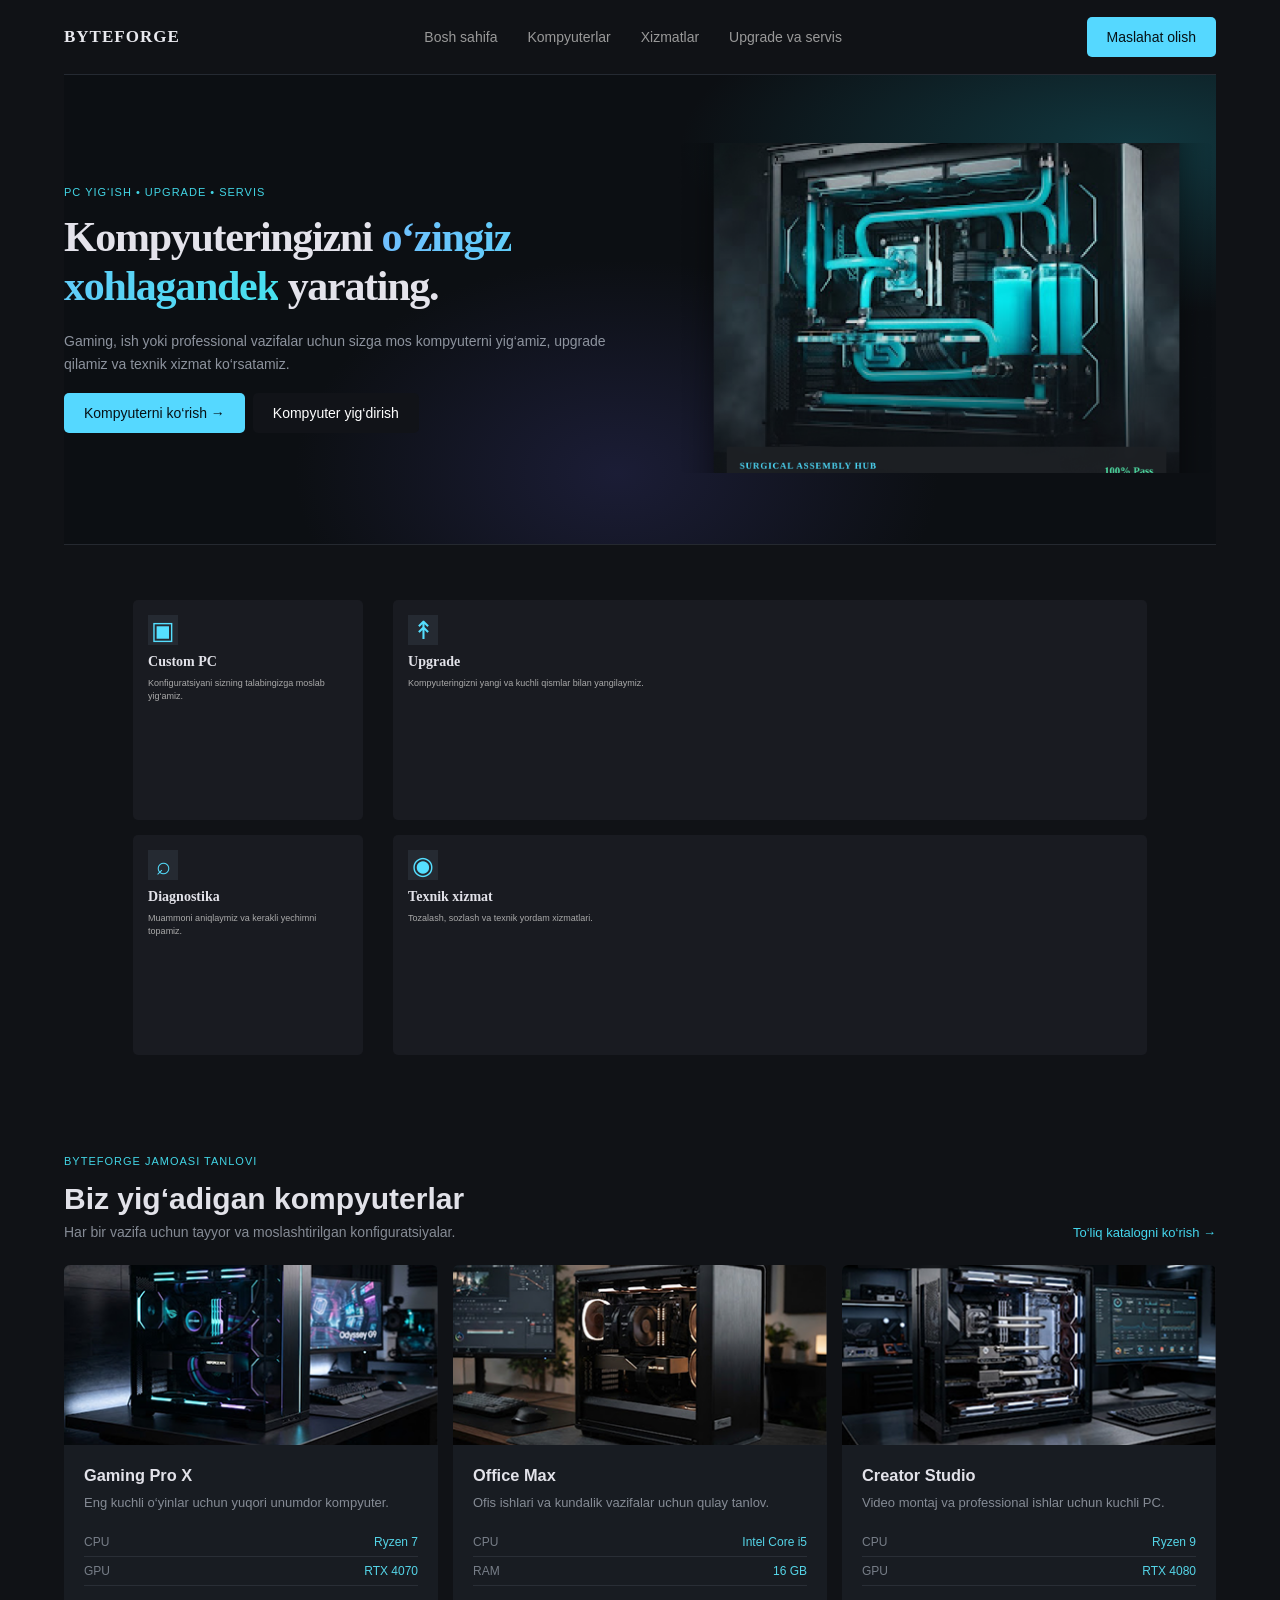
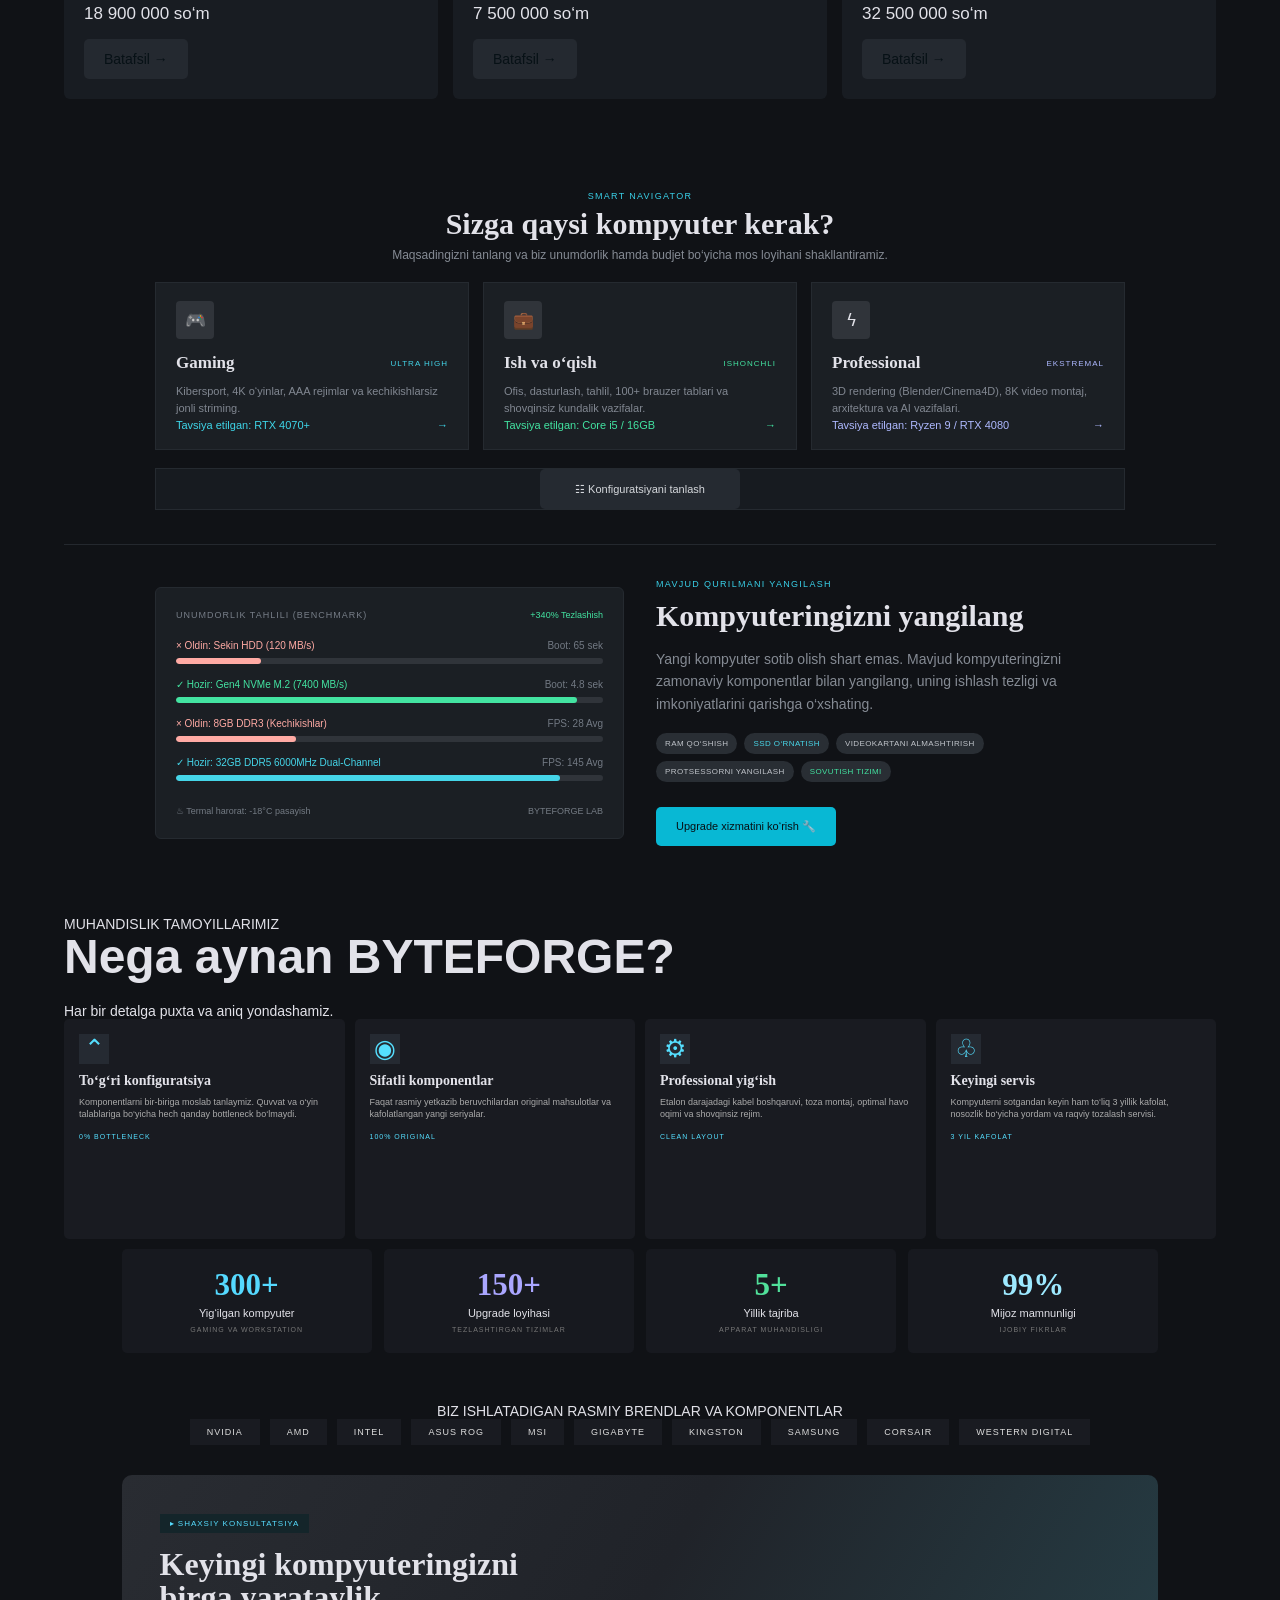
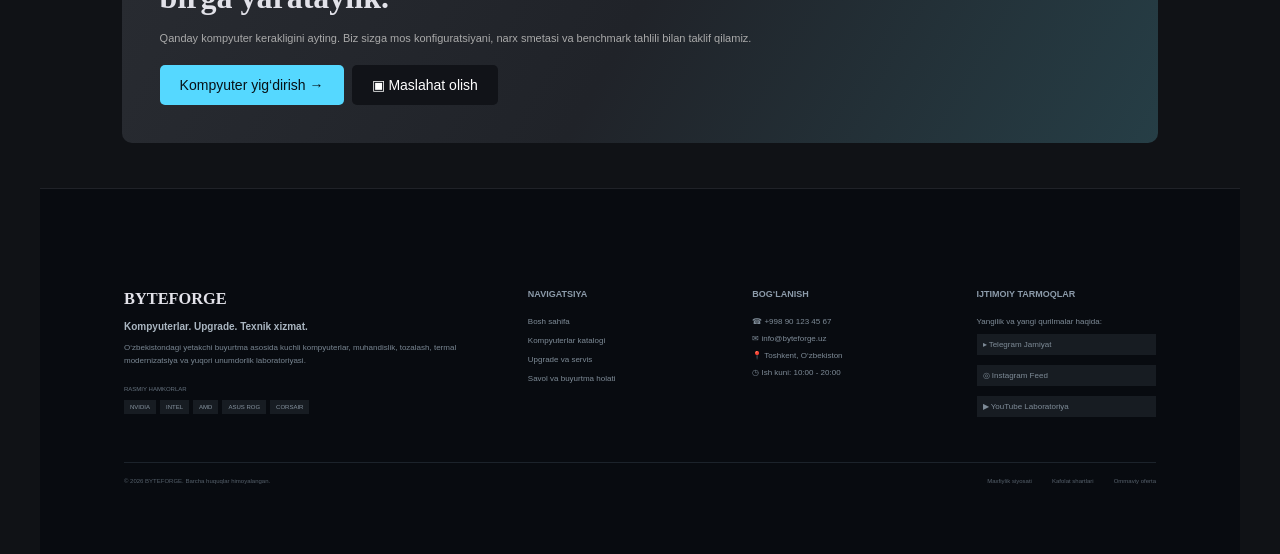
<file: index.html>
<!DOCTYPE html>
<html lang="uz">
<head>
    <meta charset="UTF-8">
    <meta name="viewport" content="width=device-width, initial-scale=1.0">
    <title>Byteforge</title>
    <link rel="stylesheet" href="./main.css">
</head>
<body>

<header>
    <div class="logo">BYTEFORGE</div>

    <nav>
        <a href="#">Bosh sahifa</a>
        <a href="./pages/kompiyuterlar.html">Kompyuterlar</a>
        <a href="#">Xizmatlar</a>
        <a href="./pages/upgrade.html">Upgrade va servis</a>
    </nav>

    <button>Maslahat olish</button>
</header>

<main>

    <section class="hero">



        <div class="hero-text">
            <p class="small">PC YIG‘ISH • UPGRADE • SERVIS</p>

            <h1>
                Kompyuteringizni
                <span>o‘zingiz xohlagandek</span>
                yarating.
            </h1>

            <p>
                Gaming, ish yoki professional vazifalar uchun
                sizga mos kompyuterni yig‘amiz, upgrade qilamiz
                va texnik xizmat ko‘rsatamiz.
            </p>

            <div class="buttons">
                <button>Kompyuterni ko‘rish →</button>
                <button class="dark-btn">Kompyuter yig‘dirish</button>
            </div>
        </div>

        <div class="hero-image">
            <img src="./Right Column_ Visual Showcase (2).png">
        </div>
    </section>

    <section class="services">

        <div class="service">
            <div class="icon">▣</div>
            <h3>Custom PC</h3>
            <p>Konfiguratsiyani sizning talabingizga moslab yig‘amiz.</p>
        </div>

        <div class="service">
            <div class="icon">↟</div>
            <h3>Upgrade</h3>
            <p>Kompyuteringizni yangi va kuchli qismlar bilan yangilaymiz.</p>
        </div>

        <div class="service">
            <div class="icon">⌕</div>
            <h3>Diagnostika</h3>
            <p>Muammoni aniqlaymiz va kerakli yechimni topamiz.</p>
        </div>

        <div class="service">
            <div class="icon">◉</div>
            <h3>Texnik xizmat</h3>
            <p>Tozalash, sozlash va texnik yordam xizmatlari.</p>
        </div>

    </section>

    <section class="computers">

        <div class="title">
            <div>
                <p class="small">BYTEFORGE JAMOASI TANLOVI</p>
                <h2>Biz yig‘adigan kompyuterlar</h2>
                <p>Har bir vazifa uchun tayyor va moslashtirilgan konfiguratsiyalar.</p>
            </div>

            <a href="#">To‘liq katalogni ko‘rish →</a>
        </div>

        <div class="cards">

            <div class="card">
                <img src="./BYTEFORGE Gaming Pro X Custom Build (1).png">

                <h3>Gaming Pro X</h3>
                <p>Eng kuchli o‘yinlar uchun yuqori unumdor kompyuter.</p>

                <div class="info">
                    <span>CPU</span>
                    <span>Ryzen 7</span>
                </div>

                <div class="info">
                    <span>GPU</span>
                    <span>RTX 4070</span>
                </div>

                <div class="price">18 900 000 so‘m</div>

                <button>Batafsil →</button>
            </div>

            <div class="card">
                <img src="./BYTEFORGE Office Max Ergonomic Workstation.png">

                <h3>Office Max</h3>
                <p>Ofis ishlari va kundalik vazifalar uchun qulay tanlov.</p>

                <div class="info">
                    <span>CPU</span>
                    <span>Intel Core i5</span>
                </div>

                <div class="info">
                    <span>RAM</span>
                    <span>16 GB</span>
                </div>

                <div class="price">7 500 000 so‘m</div>

                <button>Batafsil →</button>
            </div>

            <div class="card">
                <img src="./Image Bay (11).png">

                <h3>Creator Studio</h3>
                <p>Video montaj va professional ishlar uchun kuchli PC.</p>

                <div class="info">
                    <span>CPU</span>
                    <span>Ryzen 9</span>
                </div>

                <div class="info">
                    <span>GPU</span>
                    <span>RTX 4080</span>
                </div>

                <div class="price">32 500 000 so‘m</div>

                <button>Batafsil →</button>
            </div>

        </div>

    </section>
    <!-- SMART NAVIGATOR -->
        <section class="navigator">

            <div class="navigator-title">
                <div class="over-title">SMART NAVIGATOR</div>

                <h1>Sizga qaysi kompyuter kerak?</h1>

                <p>
                    Maqsadingizni tanlang va biz unumdorlik hamda budjet
                    bo‘yicha mos loyihani shakllantiramiz.
                </p>
            </div>


            <!-- 3 TA KARTA -->
            <div class="choice-cards">

                <!-- GAMING -->
                <div class="choice-card">

                    <div class="choice-icon">🎮</div>

                    <div class="choice-top">
                        <h2>Gaming</h2>
                        <span class="cyan">ULTRA HIGH</span>
                    </div>

                    <p>
                        Kibersport, 4K o‘yinlar, AAA rejimlar va
                        kechikishlarsiz jonli striming.
                    </p>

                    <div class="recommend cyan-text">
                        <span>Tavsiya etilgan: RTX 4070+</span>
                        <span>→</span>
                    </div>

                </div>


                <!-- ISH VA O'QISH -->
                <div class="choice-card">

                    <div class="choice-icon">💼</div>

                    <div class="choice-top">
                        <h2>Ish va o‘qish</h2>
                        <span class="green">ISHONCHLI</span>
                    </div>

                    <p>
                        Ofis, dasturlash, tahlil, 100+ brauzer tablari
                        va shovqinsiz kundalik vazifalar.
                    </p>

                    <div class="recommend green-text">
                        <span>Tavsiya etilgan: Core i5 / 16GB</span>
                        <span>→</span>
                    </div>

                </div>


                <!-- PROFESSIONAL -->
                <div class="choice-card">

                    <div class="choice-icon">ϟ</div>

                    <div class="choice-top">
                        <h2>Professional</h2>
                        <span class="purple">EKSTREMAL</span>
                    </div>

                    <p>
                        3D rendering (Blender/Cinema4D), 8K video montaj,
                        arxitektura va AI vazifalari.
                    </p>

                    <div class="recommend purple-text">
                        <span>Tavsiya etilgan: Ryzen 9 / RTX 4080</span>
                        <span>→</span>
                    </div>

                </div>

            </div>


            <!-- KONFIGURATSIYA -->
            <div class="configuration">
                <button>
                    ☷ Konfiguratsiyani tanlash
                </button>
            </div>

        </section>


        <!-- UPGRADE QISMI -->
        <section class="upgrade">

            <!-- CHAP TOMON BENCHMARK -->
            <div class="benchmark">

                <div class="benchmark-header">
                    <span>UNUMDORLIK TAHLILI (BENCHMARK)</span>
                    <span class="speed">+340% Tezlashish</span>
                </div>


                <!-- HDD -->
                <div class="test">

                    <div class="test-info">
                        <span class="red">
                            × Oldin: Sekin HDD (120 MB/s)
                        </span>

                        <span>
                            Boot: 65 sek
                        </span>
                    </div>

                    <div class="progress">
                        <div class="red-bar first"></div>
                    </div>

                </div>


                <!-- NVME -->
                <div class="test">

                    <div class="test-info">
                        <span class="green">
                            ✓ Hozir: Gen4 NVMe M.2 (7400 MB/s)
                        </span>

                        <span>
                            Boot: 4.8 sek
                        </span>
                    </div>

                    <div class="progress">
                        <div class="green-bar"></div>
                    </div>

                </div>


                <!-- DDR3 -->
                <div class="test">

                    <div class="test-info">
                        <span class="red">
                            × Oldin: 8GB DDR3 (Kechikishlar)
                        </span>

                        <span>
                            FPS: 28 Avg
                        </span>
                    </div>

                    <div class="progress">
                        <div class="red-bar second"></div>
                    </div>

                </div>


                <!-- DDR5 -->
                <div class="test">

                    <div class="test-info">
                        <span class="blue">
                            ✓ Hozir: 32GB DDR5 6000MHz Dual-Channel
                        </span>

                        <span>
                            FPS: 145 Avg
                        </span>
                    </div>

                    <div class="progress">
                        <div class="blue-bar"></div>
                    </div>

                </div>


                <div class="temperature">

                    <span>
                        ♨ Termal harorat: -18°C pasayish
                    </span>

                    <span>
                        BYTEFORGE LAB
                    </span>

                </div>

            </div>


            <!-- O'NG TOMON -->
            <div class="upgrade-text">

                <div class="over-title">
                    MAVJUD QURILMANI YANGILASH
                </div>

                <h2>
                    Kompyuteringizni yangilang
                </h2>

                <p class="description">
                    Yangi kompyuter sotib olish shart emas.
                    Mavjud kompyuteringizni zamonaviy komponentlar
                    bilan yangilang, uning ishlash tezligi va
                    imkoniyatlarini qarishga o‘xshating.
                </p>


                <!-- TAGLAR -->
                <div class="tags">

                    <span>RAM QO‘SHISH</span>

                    <span class="cyan-tag">
                        SSD O‘RNATISH
                    </span>

                    <span>
                        VIDEOKARTANI ALMASHTIRISH
                    </span>

                    <span>
                        PROTSESSORNI YANGILASH
                    </span>

                    <span class="green-tag">
                        SOVUTISH TIZIMI
                    </span>

                </div>


                <button class="upgrade-button">
                    Upgrade xizmatini ko‘rish 🔧
                </button>

            </div>

        </section>




       

    <!-- SERVICES -->
<section class="principles">
    <div class="columnnnn">
    <div class="sozlarr">
          <p class="small-title">MUHANDISLIK TAMOYILLARIMIZ</p>
        <h1>Nega aynan BYTEFORGE?</h1>
        <p class="subtitle">Har bir detalga puxta va aniq yondashamiz.</p>
     </div>
        <div class="service-boxes">

            <div class="service">
                <div class="icon">⌃</div>
                <h3>To‘g‘ri konfiguratsiya</h3>
                <p>Komponentlarni bir-biriga moslab tanlaymiz. Quvvat va o‘yin talablariga bo‘yicha hech qanday bottleneck bo‘lmaydi.</p>
                <span>0% BOTTLENECK</span>
            </div>

            <div class="service">
                <div class="icon">◉</div>
                <h3>Sifatli komponentlar</h3>
                <p>Faqat rasmiy yetkazib beruvchilardan original mahsulotlar va kafolatlangan yangi seriyalar.</p>
                <span>100% ORIGINAL</span>
            </div>

            <div class="service">
                <div class="icon">⚙</div>
                <h3>Professional yig‘ish</h3>
                <p>Etalon darajadagi kabel boshqaruvi, toza montaj, optimal havo oqimi va shovqinsiz rejim.</p>
                <span>CLEAN LAYOUT</span>
            </div>

            <div class="service">
                <div class="icon">♧</div>
                <h3>Keyingi servis</h3>
                <p>Kompyuterni sotgandan keyin ham to‘liq 3 yillik kafolat, nosozlik bo‘yicha yordam va raqviy tozalash servisi.</p>
                <span>3 YIL KAFOLAT</span>
            </div>

        
        


     
        </div>
    </div>    
</section>


    <!-- STATISTICS -->
    <section class="stats">

        <div class="stat">
            <strong>300+</strong>
            <p>Yig‘ilgan kompyuter</p>
            <span>GAMING VA WORKSTATION</span>
        </div>

        <div class="stat">
            <strong>150+</strong>
            <p>Upgrade loyihasi</p>
            <span>TEZLASHTIRGAN TIZIMLAR</span>
        </div>

        <div class="stat">
            <strong>5+</strong>
            <p>Yillik tajriba</p>
            <span>APPARAT MUHANDISLIGI</span>
        </div>

        <div class="stat">
            <strong>99%</strong>
            <p>Mijoz mamnunligi</p>
            <span>IJOBIY FIKRLAR</span>
        </div>

    </section>


    <!-- BRANDS -->
    <section class="brands">
        <p>BIZ ISHLATADIGAN RASMIY BRENDLAR VA KOMPONENTLAR</p>

        <div class="brand-list">
            <span>NVIDIA</span>
            <span>AMD</span>
            <span>INTEL</span>
            <span>ASUS ROG</span>
            <span>MSI</span>
            <span>GIGABYTE</span>
            <span>KINGSTON</span>
            <span>SAMSUNG</span>
            <span>CORSAIR</span>
            <span>WESTERN DIGITAL</span>
        </div>
    </section>


    <!-- CTA -->
    <section class="cta">
        <div>
            <p class="badge">▸ SHAXSIY KONSULTATSIYA</p>

            <h2>
                Keyingi kompyuteringizni<br>
                birga yarataylik.
            </h2>

            <p class="cta-text">
                Qanday kompyuter kerakligini ayting.
                Biz sizga mos konfiguratsiyani, narx smetasi
                va benchmark tahlili bilan taklif qilamiz.
            </p>

            <div class="buttons">
                <button>Kompyuter yig‘dirish →</button>
                <button class="dark-btn">▣ Maslahat olish</button>
            </div>
        </div>
    </section>


   





</main>

<footer class="page2-footer">

    <div class="page2-container footer-width">

        <div class="page2-footer-grid">

            <div class="page2-footer-about">

                <h3>BYTEFORGE</h3>

                <h4>
                    Kompyuterlar. Upgrade. Texnik xizmat.
                </h4>

                <p>
                    O‘zbekistondagi yetakchi buyurtma asosida
                    kuchli kompyuterlar, muhandislik, tozalash,
                    termal modernizatsiya va yuqori unumdorlik
                    laboratoriyasi.
                </p>

                <small>RASMIY HAMKORLAR</small>

                <div class="page2-brands">
                    <span>NVIDIA</span>
                    <span>INTEL</span>
                    <span>AMD</span>
                    <span>ASUS ROG</span>
                    <span>CORSAIR</span>
                </div>

            </div>


            <div class="page2-footer-column">

                <h5>NAVIGATSIYA</h5>

                <a href="#">Bosh sahifa</a>
                <a href="#">Kompyuterlar katalogi</a>
                <a href="#">Upgrade va servis</a>
                <a href="#">Savol va buyurtma holati</a>

            </div>


            <div class="page2-footer-column">

                <h5>BOG‘LANISH</h5>

                <p>☎ +998 90 123 45 67</p>
                <p>✉ info@byteforge.uz</p>
                <p>📍 Toshkent, O‘zbekiston</p>
                <p>◷ Ish kuni: 10:00 - 20:00</p>

            </div>


            <div class="page2-footer-column">

                <h5>IJTIMOIY TARMOQLAR</h5>

                <p>
                    Yangilik va yangi qurilmalar haqida:
                </p>

                <a class="page2-social" href="#">
                    ▸ Telegram Jamiyat
                </a>

                <a class="page2-social" href="#">
                    ◎ Instagram Feed
                </a>

                <a class="page2-social" href="#">
                    ▶ YouTube Laboratoriya
                </a>

            </div>

        </div>


        <div class="page2-footer-bottom">

            <span>
                © 2026 BYTEFORGE. Barcha huquqlar himoyalangan.
            </span>

            <div>
                <a href="#">Maxfiylik siyosati</a>
                <a href="#">Kafolat shartlari</a>
                <a href="#">Ommaviy oferta</a>
            </div>

        </div>

    </div>

</footer>




</body>
</html>
</file>
<file: main.css>
* {
    margin: 0;
    padding: 0;
    box-sizing: border-box;
}

body {
    background: #0d1015;
    color: white;
    font-family: Arial, sans-serif;
}

header {
    width: 90%;
    margin: auto;
    height: 75px;

    display: flex;
    align-items: center;
    justify-content: space-between;

    border-bottom: 1px solid #252a32;
}

.logo {
    font-size: 18px;
    font-weight: 700;
    letter-spacing: 2px;
}

nav {
    display: flex;
    gap: 30px;
}

nav a {
    color: #999;
    text-decoration: none;
    font-size: 14px;
}

nav a:hover {
    color: white;
}

button {
    border: 0;
    background: #7667ff;
    color: white;
    padding: 13px 20px;
    border-radius: 5px;
    cursor: pointer;
}

main {
    width: 90%;
    margin: auto;
}

.hero {
    min-height: 470px;

    display: flex;
    align-items: center;
    justify-content: space-between;

    gap: 40px;
}

.hero-text {
    width: 50%;
}

.small {
    color: #42d5e5;
    font-size: 11px;
    letter-spacing: 1px;
    margin-bottom: 15px;
}

h1 {
    font-size: 48px;
    line-height: 1.05;
    margin-bottom: 20px;
}

h1 span {
    color: #45d7ee;
}

.hero-text > p:not(.small) {
    color: #8d939e;
    line-height: 1.6;
    max-width: 550px;
}

.buttons {
    display: flex;
    gap: 12px;
    margin-top: 25px;
}

.dark-btn {
    background: #1c2027;
}

.hero-image {
    width: 47%;
}

.hero-image img {
    width: 100%;
    height: 330px;
    object-fit: cover;
    border-radius: 8px;
}

.services {
    display: grid;
    grid-template-columns: repeat(4, 1fr);
    gap: 15px;
    margin: 25px 0 70px;
}

.service {
    background: #181c22;
    padding: 25px;
    border-radius: 6px;
}

.icon {
    color: #45d7ee;
    font-size: 25px;
    margin-bottom: 15px;
}

.service h3 {
    font-size: 16px;
    margin-bottom: 10px;
}

.service p {
    color: #858b95;
    font-size: 13px;
    line-height: 1.5;
}

.title {
    display: flex;
    align-items: end;
    justify-content: space-between;
    margin-bottom: 25px;
}

.title h2 {
    font-size: 30px;
    margin-bottom: 8px;
}

.title p:not(.small) {
    color: #858b95;
}

.title a {
    color: #45d7ee;
    text-decoration: none;
    font-size: 13px;
}

.cards {
    display: grid;
    grid-template-columns: repeat(3, 1fr);
    gap: 15px;
    padding-bottom: 60px;
}

.card {
    background: #181c22;
    padding-bottom: 20px;
    border-radius: 6px;
    overflow: hidden;
}

.card img {
    width: 100%;
    height: 180px;
    object-fit: cover;
}

.card h3,
.card p,
.card .info,
.card .price,
.card button {
    margin-left: 20px;
    margin-right: 20px;
}

.card h3 {
    margin-top: 18px;
    margin-bottom: 8px;
}
.hero{
    background-color: #0d1015;
}

.card p {
    color: #858b95;
    font-size: 13px;
    line-height: 1.5;
    margin-bottom: 15px;
}

.info {
    display: flex;
    justify-content: space-between;
    padding: 7px 0;
    border-bottom: 1px solid #292e36;

    color: #777e88;
    font-size: 12px;
}

.info span:last-child {
    color: #55d5e8;
}

.price {
    font-size: 17px;
    margin-top: 18px;
    margin-bottom: 15px;
}

.card button {
    background: #242930;
}

@media (max-width: 900px) {

    nav {
        display: none;
    }

    .hero {
        flex-direction: column;
        padding: 50px 0;
    }

    .hero-text,
    .hero-image {
        width: 100%;
    }

    .services,
    .cards {
        grid-template-columns: 1fr 1fr;
    }
}

@media (max-width: 600px) {

    .services,
    .cards {
        grid-template-columns: 1fr;
    }

    h1 {
        font-size: 35px;
    }
}
body {
    background: #0d1015;
    color: #eeeeee;
    font-family: Arial, sans-serif;
}

main {
    width: 90%;
    max-width: 1200px;
    margin: 0 auto;
}




.navigator {
    width: 100%;
    padding: 32px 40px 34px;
    border-bottom: 1px solid #24282e;
}

.navigator-title {
    text-align: center;
    margin-bottom: 20px;
}

.over-title {
    color: #39cfe7;
    font-size: 9px;
    letter-spacing: 1.3px;
}

.navigator-title h1 {
    font-family: Georgia, serif;
    font-size: 30px;
    margin: 7px 0 9px;
}

.navigator-title p {
    color: #858b94;
    font-size: 12px;
}




.choice-cards {
    width: 100%;
    max-width: 970px;
    margin: auto;

    display: grid;
    grid-template-columns: repeat(3, 1fr);
    gap: 14px;
}

.choice-card {
    min-height: 168px;

    background: #1b1f24;
    border: 1px solid #252a30;

    padding: 18px 20px;

    position: relative;
}

.choice-icon {
    width: 38px;
    height: 38px;

    background: #30343a;

    display: flex;
    align-items: center;
    justify-content: center;

    border-radius: 4px;

    margin-bottom: 14px;

    font-size: 17px;
}

.choice-top {
    display: flex;
    align-items: center;
    justify-content: space-between;
}

.choice-top h2 {
    font-family: Georgia, serif;
    font-size: 17px;
}

.choice-top span {
    font-size: 8px;
    letter-spacing: 1px;
}

.cyan {
    color: #43d4e8;
}

.green {
    color: #42e3a1;
}

.purple {
    color: #adb8ff;
}

.choice-card > p {
    color: #818791;
    font-size: 11px;
    line-height: 1.5;

    margin-top: 10px;
    max-width: 285px;
}

.recommend {
    position: absolute;

    left: 20px;
    right: 20px;
    bottom: 18px;

    display: flex;
    justify-content: space-between;

    font-size: 11px;
}

.cyan-text {
    color: #3ed5e8;
}

.green-text {
    color: #42e3a1;
}

.purple-text {
    color: #aeb9ff;
}



.configuration {
    width: 100%;
    max-width: 970px;

    height: 42px;

    margin: 18px auto 0;

    background: #171b20;
    border: 1px solid #252a30;

    display: flex;
    align-items: center;
    justify-content: center;
}

.configuration button {
    height: 100%;
    padding: 0 35px;

    border: none;
    background: #252a31;

    color: #d5d8dc;

    font-size: 11px;
    cursor: pointer;
}




.upgrade {
    width: 100%;
    max-width: 970px;

    margin: 0 auto;

    padding: 34px 0 70px;

    display: grid;
    grid-template-columns: 1fr 1fr;

    gap: 32px;

    align-items: center;
}





.benchmark {
    background: #1b1f24;
    border: 1px solid #252a30;

    padding: 22px 20px;

    border-radius: 6px;
}

.benchmark-header {
    display: flex;
    justify-content: space-between;

    color: #777e88;

    font-size: 9px;
    letter-spacing: 1px;

    margin-bottom: 20px;
}

.speed {
    color: #43e3a1;
    letter-spacing: 0;
}





.test {
    margin-bottom: 15px;
}

.test-info {
    display: flex;
    justify-content: space-between;

    font-size: 10px;

    color: #727983;

    margin-bottom: 7px;
}

.red {
    color: #ffaaa4;
}

.green {
    color: #43e3a1;
}

.blue {
    color: #45d5e8;
}





.progress {
    width: 100%;
    height: 6px;

    background: #30343a;

    border-radius: 10px;

    overflow: hidden;
}

.progress div {
    height: 100%;
    border-radius: 10px;
}

.red-bar {
    width: 20%;
    background: #ffaaa4;
}

.red-bar.second {
    width: 28%;
}

.green-bar {
    width: 94%;
    background: #43e3a1;
}

.blue-bar {
    width: 90%;
    background: #45d5e8;
}





.temperature {
    display: flex;
    justify-content: space-between;

    color: #747b84;

    font-size: 9px;

    margin-top: 25px;
}





.upgrade-text {
    padding-left: 0;
}

.upgrade-text h2 {
    font-family: Georgia, serif;

    font-size: 30px;

    margin: 10px 0 15px;
}

.description {
    color: #858b94;

    font-size: 14px;

    line-height: 1.6;

    max-width: 490px;
}




.tags {
    display: flex;
    flex-wrap: wrap;

    gap: 7px;

    margin: 18px 0 25px;
}

.tags span {
    background: #292e34;

    color: #c0c4ca;

    padding: 6px 9px;

    border-radius: 15px;

    font-size: 8px;

    letter-spacing: .4px;
}

.tags .cyan-tag {
    color: #48d6e8;
}

.tags .green-tag {
    color: #43e3a1;
}




.upgrade-button {
    background: #08b8d4;

    color: #071015;

    padding: 13px 20px;

    font-size: 11px;

    border: none;

    cursor: pointer;
}



@media (max-width: 850px) {

    .choice-cards {
        grid-template-columns: 1fr;
    }

    .upgrade {
        grid-template-columns: 1fr;
        padding-left: 25px;
        padding-right: 25px;
    }

}

@media (max-width: 600px) {

    .navigator {
        padding: 25px 15px;
    }

    .navigator-title h1 {
        font-size: 25px;
    }

    .choice-cards {
        grid-template-columns: 1fr;
    }

    .choice-card {
        min-height: 180px;
    }

    .upgrade {
        padding-left: 15px;
        padding-right: 15px;
    }

}


.services {
    padding: 30px 6%;
    display: grid;
    grid-template-columns: 230px 1fr;
    grid-template-rows: auto auto;
    column-gap: 30px;
}

.services .small-title {
    grid-column: 1;
    grid-row: 1;
    margin: 5px 0 15px;

    color: #55dfff;
    font-size: 10px;
    font-weight: bold;
    letter-spacing: 1px;
}

.services h1 {
    grid-column: 1;
    grid-row: 2;

    margin: 0;

    font-family: Georgia, serif;
    font-size: 32px;
    line-height: 0.95;
}

.services .subtitle {
    grid-column: 2;
    grid-row: 1;

    margin: 5px 0 10px;

    color: #aaa;
    font-size: 11px;
}

/* 4 ta card */
.service-boxes {
    grid-column: 2;
    grid-row: 2;

    display: grid;
    grid-template-columns: repeat(4, 1fr);
    gap: 10px;
}

.service {
    height: 220px;
    padding: 15px;

    background: #191b21;
    border-radius: 5px;
}

.icon {
    width: 30px;
    height: 30px;

    display: flex;
    align-items: center;
    justify-content: center;

    margin-bottom: 10px;

    background: #252a32;
    color: #55dfff;
}

.service h3 {
    margin: 0 0 8px;

    font-family: Georgia, serif;
    font-size: 14px;
    line-height: 1;
}

.service p {
    margin: 0;

    color: #aaa;
    font-size: 9px;
    line-height: 1.4;
}

.service span {
    display: block;

    margin-top: 12px;

    color: #55dfff;
    font-size: 7px;
    letter-spacing: 1px;
}

/* STATISTICS */

.stats {
    padding: 10px 5% 35px;
    display: grid;
    grid-template-columns: repeat(4, 1fr);
    gap: 12px;
}

.stat {
    background: #17191f;
    text-align: center;
    padding: 18px;
    border-radius: 5px;
}

.stat strong {
    font-family: Georgia, serif;
    font-size: 31px;
    color: #55d9ff;
}

.stat:nth-child(2) strong {
    color: #aaa6ff;
}

.stat:nth-child(3) strong {
    color: #51e09a;
}

.stat:nth-child(4) strong {
    color: #9de9ff;
}

.stat p {
    font-size: 11px;
    margin-top: 4px;
}

.stat span {
    color: #777;
    font-size: 7px;
    letter-spacing: 1px;
}


/* BRANDS */

.brands {
    text-align: center;
    padding: 15px 5% 30px;
}

.brand-list {
    display: flex;
    flex-wrap: wrap;
    justify-content: center;
    gap: 10px;
}

.brand-list span {
    background: #191b21;
    padding: 8px 17px;
    font-size: 9px;
    letter-spacing: 1px;
    color: #ddd;
}


/* CTA */

.cta {
    margin: 0 5% 45px;
    padding: 38px;
    border-radius: 10px;
    background: linear-gradient(
        120deg,
        #292c32,
        #202329,
        #263e46
    );
}

.badge {
    display: inline-block;
    color: #57ddff;
    background: #14252a;
    padding: 5px 10px;
    font-size: 8px;
    letter-spacing: 1px;
    margin-bottom: 15px;
}

.cta h2 {
    font-family: Georgia, serif;
    font-size: 32px;
    line-height: 1.05;
    margin-bottom: 15px;
}

.cta-text {
    max-width: 600px;
    color: #aaa;
    font-size: 11px;
    line-height: 1.6;
}

.buttons {
    margin-top: 18px;
    display: flex;
    gap: 8px;
}

button {
    border: none;
    padding: 12px 20px;
    background: #55d8ff;
    color: #071116;
    font-size: 10px;
    cursor: pointer;
}

.dark-btn {
    background: #111318;
    color: white;
}


/* FOOTER */

footer {
    border-top: 1px solid #202228;
    padding: 35px 5% 20px;
    display: grid;
    grid-template-columns: 2fr 1fr 1fr 1fr;
    gap: 30px;
}

.footer-column h2 {
    font-family: Georgia, serif;
    font-size: 16px;
    margin-bottom: 10px;
}

.footer-column h3 {
    font-family: Georgia, serif;
    font-size: 12px;
    color: #aaa6ff;
    margin-bottom: 12px;
}

.footer-column h4 {
    font-size: 10px;
    margin-bottom: 15px;
}

.footer-column p {
    color: #777;
    font-size: 9px;
    line-height: 1.7;
}

.footer-brands {
    display: flex;
    gap: 5px;
    flex-wrap: wrap;
    margin-top: 10px;
}

.footer-brands span {
    background: #191b21;
    padding: 5px 8px;
    font-size: 7px;
}

.social {
    background: #191b21;
    padding: 6px;
    margin-bottom: 4px;
    color: #aaa;
    font-size: 8px;
}

.copyright {
    grid-column: 1 / -1;
    border-top: 1px solid #202228;
    padding-top: 15px;
    color: #555;
    font-size: 8px;
}


/* TELEFON */

@media (max-width: 700px) {
    .service-boxes {
        grid-template-columns: 1fr 1fr;
    }

    .stats {
        grid-template-columns: 1fr 1fr;
    }

    .cta {
        padding: 25px;
    }

    .cta h2 {
        font-size: 25px;
    }

    footer {
        grid-template-columns: 1fr 1fr;
    }
}

@media (max-width: 450px) {

    .service-boxes {
        grid-template-columns: 1fr;
    }

    .stats {
        grid-template-columns: 1fr 1fr;
    }

    footer {
        grid-template-columns: 1fr;
    }
}

.flexooo{
display: flex;
justify-content: space-between;
}


















* {
    margin: 0;
    padding: 0;
    box-sizing: border-box;
}

body {
    font-family: Arial, sans-serif;
    background: #080b10;
    color: white;
}

.page2-container {
    width: 90%;
    max-width: 1200px;
    margin: auto;
}


/* HEADER */

.page2-header {
    background: #080b10;
    border-bottom: 1px solid #1b2733;
}

.page2-nav {
    min-height: 60px;
    display: flex;
    align-items: center;
    gap: 20px;
}

.page2-logo {
    font-family: Georgia, serif;
    font-weight: bold;
    letter-spacing: 2px;
}

.page2-hub {
    color: #00d9ff;
    font-size: 9px;
}

.page2-navigation {
    display: flex;
    gap: 22px;
    margin-left: auto;
}

.page2-navigation a {
    color: #aeb9c4;
    text-decoration: none;
    font-size: 10px;
}

.page2-search {
    color: #8796a4;
    border: 1px solid #243342;
    padding: 8px 12px;
    font-size: 9px;
}

.page2-consult {
    border: none;
    background: linear-gradient(90deg, #6476ff, #00c9ed);
    color: white;
    padding: 9px 15px;
    border-radius: 4px;
    font-size: 9px;
}

.page2-user {
    width: 25px;
    height: 25px;
    border-radius: 50%;
    background: #bdc6ff;
    color: #10151d;
    display: flex;
    align-items: center;
    justify-content: center;
}


/* HERO */

.page2-hero {
    padding: 70px 0;
    background:
        radial-gradient(circle at 70% 50%, #00394d, transparent 35%),
        #080b10;
}

.page2-hero-content {
    display: flex;
    align-items: center;
    justify-content: space-between;
    gap: 45px;
}

.page2-hero-left {
    width: 58%;
}

.page2-label {
    color: #00d9ff;
    font-size: 9px;
    font-weight: bold;
    letter-spacing: 1px;
    margin-bottom: 15px;
}

.page2-hero-title {
    font-family: Georgia, serif;
    font-size: 48px;
    line-height: 1.1;
    margin-bottom: 18px;
}

.page2-hero-title span {
    color: #00c9f5;
}

.page2-hero-text {
    color: #a0adb8;
    font-size: 12px;
    line-height: 1.6;
}

.page2-stats {
    margin-top: 25px;
    display: grid;
    grid-template-columns: repeat(4, 1fr);
    background: #101820;
    border: 1px solid #243544;
    padding: 15px;
}

.page2-stat {
    padding: 5px 12px;
    border-right: 1px solid #273744;
}

.page2-stat:last-child {
    border: none;
}

.page2-stat small {
    display: block;
    color: #738594;
    font-size: 7px;
    margin-bottom: 7px;
}

.page2-stat b {
    color: #00d9ff;
    font-size: 10px;
}

.page2-hero-buttons {
    display: flex;
    gap: 10px;
    margin-top: 20px;
}

.page2-main-button,
.page2-dark-button {
    padding: 12px 20px;
    border-radius: 4px;
    font-size: 10px;
    color: white;
}

.page2-main-button {
    border: none;
    background: linear-gradient(90deg, #6976ff, #00c9ed);
}

.page2-dark-button {
    border: 1px solid #304250;
    background: #111820;
}

.page2-computer-card {
    width: 40%;
    position: relative;
    border: 1px solid #294557;
    padding: 7px;
    border-radius: 6px;
}

.page2-computer-card img {
    width: 100%;
    height: 280px;
    object-fit: cover;
    display: block;
}

.page2-computer-info {
    position: absolute;
    bottom: 15px;
    left: 18px;
    font-size: 9px;
}

.page2-passed {
    position: absolute;
    right: 15px;
    bottom: 12px;
    background: #063b3c;
    color: #00e5c3;
    padding: 5px 8px;
    font-size: 7px;
}


/* SERVICES */

.page2-services {
    padding: 60px 0;
    background: #0c1016;
}

.page2-section-heading {
    display: flex;
    justify-content: space-between;
    align-items: end;
    margin-bottom: 30px;
}

.page2-section-heading h2 {
    font-family: Georgia, serif;
    font-size: 28px;
}

.page2-section-heading p {
    width: 35%;
    color: #87949f;
    font-size: 10px;
    line-height: 1.5;
}

.page2-service-grid {
    display: grid;
    grid-template-columns: repeat(3, 1fr);
    gap: 15px;
}

.page2-service-card {
    position: relative;
    min-height: 270px;
    padding: 18px;
    background: #171c22;
    border: 1px solid #242e38;
    border-radius: 6px;
}
.page2-service-icon {
    width: 35px;
    height: 35px;
    display: flex;
    align-items: center;
    justify-content: center;
    background: #202b38;
    color: #aab9ff;
    border-radius: 5px;
}

.page2-blue {
    color: #00d9ff;
}

.page2-green {
    color: #00e7a8;
}

.page2-purple {
    color: #a792ff;
}

.page2-service-card > small {
    position: absolute;
    right: 15px;
    top: 25px;
    color: #71818f;
    font-size: 7px;
}

.page2-service-card h3 {
    font-family: Georgia, serif;
    margin: 15px 0 8px;
    font-size: 17px;
}

.page2-service-card p {
    color: #929da7;
    font-size: 9px;
    line-height: 1.6;
    min-height: 58px;
}

.page2-service-tag {
    background: #091017;
    padding: 8px;
    margin: 12px 0;
    color: #00cfe9;
    font-size: 7px;
}

.page2-service-card > span {
    display: block;
    color: #657481;
    font-size: 7px;
    margin-bottom: 5px;
}

.page2-service-card > strong {
    font-size: 11px;
}


/* COMPARISON */

.page2-comparison {
    padding: 55px 0;
    background: #0a0d12;
}

.page2-comparison-box {
    height: 290px;
    position: relative;
    display: flex;
    overflow: hidden;
    border-radius: 5px;
    background: #11171d;
}

.page2-old-system,
.page2-new-system {
    width: 50%;
    padding: 180px 35px 15px;
}

.page2-old-system {
    background: linear-gradient(90deg, #1b1d21, #10151a);
}

.page2-new-system {
    text-align: right;
    background: linear-gradient(90deg, #10191c, #08262b);
}

.page2-old-system span {
    background: #b91c1c;
    padding: 4px;
    font-size: 7px;
}

.page2-new-system span {
    
    background: #008b62;
    padding: 4px;
    font-size: 7px;
}

.page2-old-system h3,
.page2-new-system h3 {
    font-size: 12px;
    margin-top: 8px;
}

.page2-old-system p,
.page2-new-system p {
    color: #858e97;
    font-size: 8px;
    margin: 5px 0;
}

.page2-old-system small,
.page2-new-system small {
    color: #a0a8ae;
    font-size: 7px;
}

.page2-comparison-line {
    position: absolute;
    left: 50%;
    top: 0;
    transform: translateX(-50%);
    width: 3px;
    height: 100%;
    background: #00d9ff;
    display: flex;
    align-items: center;
    justify-content: center;
    color: #00d9ff;
}

.page2-advice {
    text-align: center;
    margin: 35px auto 25px;
}

.page2-advice h2 {
    font-family: Georgia, serif;
    font-size: 24px;
}

.page2-advice p {
    color: #7f8993;
    font-size: 9px;
    margin-top: 8px;
}

.page2-advice-grid {
    display: grid;
    grid-template-columns: repeat(5, 1fr);
    gap: 8px;
}

.page2-advice-card {
    min-height: 130px;
    padding: 14px;
    background: #181c22;
    border: 1px solid #252c34;
}

.page2-advice-card b {
    color: #00d9ff;
    font-size: 9px;
}

.page2-advice-card h3 {
    font-size: 10px;
    margin: 8px 0;
}

.page2-advice-card p {
    color: #818b94;
    font-size: 7px;
    line-height: 1.5;
}

.page2-advice-card small {
    display: block;
    color: #596874;
    font-size: 6px;
    margin-top: 10px;
}

.page2-diagnostic {
    display: block;
    margin: 18px auto 0;
    padding: 9px 20px;
    background: #252930;
    color: white;
    border: none;
    font-size: 8px;
}


/* PROCESS */

.page2-process {
    padding: 35px 0 55px;
    background: #0c0f14;
}

.page2-process-title {
    font-family: Georgia, serif;
    font-size: 27px;
    margin-bottom: 25px;
}

.page2-process-grid {
    display: grid;
    grid-template-columns: repeat(6, 1fr);
    gap: 7px;
}

.page2-process-card {
    min-height: 135px;
    padding: 14px;
    background: #191d22;
    border: 1px solid #252c33;
}

.page2-process-card b {
    color: #00d9ff;
    font-size: 9px;
}

.page2-process-card h3 {
    font-size: 10px;
    margin: 8px 0;
}

.page2-process-card p {
    color: #808a93;
    font-size: 7px;
    line-height: 1.5;
}

.page2-process-card small {
    display: block;
    color: #596874;
    font-size: 6px;
    margin-top: 12px;
}


/* APPLICATION */

.page2-application {
    padding: 50px 0;
    background: #0b0e13;
}
.page2-application-content {
    display: flex;
    gap: 35px;
    align-items: center;
}

.page2-application-info {
    width: 42%;
}

.page2-application-info h2 {
    font-family: Georgia, serif;
    font-size: 28px;
}

.page2-application-info > p {
    color: #89949e;
    font-size: 9px;
    line-height: 1.6;
    margin: 15px 0;
}

.page2-info-item {
    background: #181c22;
    border: 1px solid #252c33;
    padding: 9px;
    margin-bottom: 5px;
    color: #9ca7b0;
    font-size: 7px;
}

.page2-form {
    width: 58%;
    padding: 18px;
    background: #191d23;
    border-radius: 5px;
}

.page2-form-row {
    display: flex;
    gap: 8px;
}

.page2-form input,
.page2-form textarea {
    width: 100%;
    background: #080c11;
    border: 1px solid #252e37;
    color: white;
    padding: 10px;
    margin-bottom: 8px;
    outline: none;
    font-size: 8px;
}

.page2-form textarea {
    height: 75px;
    resize: none;
}

.page2-form button {
    width: 100%;
    border: none;
    padding: 11px;
    color: white;
    background: linear-gradient(90deg, #6877ff, #00c9ed);
    font-size: 9px;
}


/* FAQ */

.page2-faq {
    padding: 50px 0;
    background: #0b0e13;
    text-align: center;
}

.page2-faq-title {
    font-family: Georgia, serif;
    font-size: 25px;
    margin-bottom: 25px;
}

.page2-faq-list {
    width: 65%;
    max-width: 700px;
    margin: auto;
}

.page2-faq-item {
    background: #191d23;
    border: 1px solid #252c33;
    padding: 10px 15px;
    margin-bottom: 5px;
    text-align: left;
    color: #c8d0d7;
    font-size: 8px;
}

.page2-faq-item span {
    float: right;
    color: #8997a4;
}


/* CTA */

.page2-cta {
    width: 90%;
    max-width: 1200px;
    margin: 20px auto;
    padding: 55px 20px;
    text-align: center;
    border-radius: 8px;

    background:
        radial-gradient(
            circle at right,
            #06313e,
            transparent 50%
        ),
        #20242a;
}

.page2-cta-title {
    font-family: Georgia, serif;
    font-size: 31px;
    line-height: 1.1;
}

.page2-cta-text {
    color: #929ba4;
    font-size: 9px;
    margin: 15px auto 25px;
}

.page2-cta-buttons {
    display: flex;
    justify-content: center;
    gap: 8px;
}

.page2-cta-main,
.page2-cta-phone {
    border: none;
    padding: 11px 22px;
    color: white;
    border-radius: 4px;
    font-size: 8px;
}

.page2-cta-main {
    background: linear-gradient(90deg, #6877ff, #00c9ed);
}

.page2-cta-phone {
    background: #11161c;
    border: 1px solid #2b3945;
}


/* FOOTER */

.page2-footer {
    padding: 40px 0 18px;
    background: #080b10;
}

.page2-footer-grid {
    display: grid;
    grid-template-columns: 2fr 1fr 1fr 1fr;
    gap: 30px;
}

.page2-footer-about h3 {
    font-family: Georgia, serif;
    margin-bottom: 12px;
}

.page2-footer-about h4 {
    color: #aab6c1;
    font-size: 10px;
    margin-bottom: 10px;
}

.page2-footer-about p {
    color: #798692;
    font-size: 8px;
    line-height: 1.6;
    margin-bottom: 10px;
}

.page2-footer-about small {
    color: #66737f;
    font-size: 6px;
}

.page2-brands {
    display: flex;
    flex-wrap: wrap;
    gap: 4px;
    margin-top: 6px;
}

.page2-brands span {
    background: #171c22;
    padding: 4px 6px;
    color: #8794a0;
    font-size: 6px;
}

.page2-footer-column h5 {
    color: #8c9baa;
    font-size: 7px;
    margin-bottom: 12px;
}

.page2-footer-column a {
    display: block;
    color: #7e8b97;
    text-decoration: none;
    font-size: 7px;
    margin-bottom: 8px;
}

.page2-footer-column p {
    color: #7e8b97;
    font-size: 7px;
    margin-bottom: 6px;
}

.page2-social {
    background: #171c22;
    padding: 6px;
}

.page2-footer-bottom {
    border-top: 1px solid #1c232b;
    margin-top: 30px;
    padding-top: 13px;
    display: flex;
    justify-content: space-between;
    color: #56616c;
    font-size: 6px;
}

.page2-footer-bottom div {
    display: flex;
    gap: 15px;
}

.page2-footer-bottom a {
    color: #56616c;
    text-decoration: none;
}


/* TELEFON */

@media (max-width: 800px) {

    .page2-container {
        width: 92%;
    }.page2-navigation {
        display: none;
    }

    .page2-search {
        display: none;
    }

    .page2-hero-content {
        flex-direction: column;
    }

    .page2-hero-left,
    .page2-computer-card {
        width: 100%;
    }

    .page2-hero-title {
        font-size: 38px;
    }

    .page2-stats {
        grid-template-columns: repeat(2, 1fr);
        gap: 12px;
    }

    .page2-stat {
        border: none;
    }

    .page2-section-heading {
        display: block;
    }

    .page2-section-heading p {
        width: 100%;
        margin-top: 12px;
    }

    .page2-service-grid {
        grid-template-columns: 1fr;
    }

    .page2-comparison-box {
        height: 260px;
    }

    .page2-old-system,
    .page2-new-system {
        padding: 155px 15px 10px;
    }

    .page2-old-system h3,
    .page2-new-system h3 {
        font-size: 9px;
    }

    .page2-advice-grid {
        grid-template-columns: repeat(2, 1fr);
    }

    .page2-process-grid {
        grid-template-columns: repeat(2, 1fr);
    }

    .page2-application-content {
        flex-direction: column;
    }

    .page2-application-info,
    .page2-form {
        width: 100%;
    }

    .page2-form-row {
        flex-direction: column;
        gap: 0;
    }

    .page2-faq-list {
        width: 100%;
    }

    .page2-cta {
        width: 92%;
    }

    .page2-cta-buttons {
        flex-direction: column;
    }

    .page2-cta-main,
    .page2-cta-phone {
        width: 100%;
    }

    .page2-footer-grid {
        grid-template-columns: 1fr 1fr;
    }

    .page2-footer-bottom {
        flex-direction: column;
        gap: 10px;
    }

    .page2-footer-bottom div {
        flex-wrap: wrap;
    }
}













.footer-width{
    width: 1200px;
    padding: 50px 7%;
}







.container{
    
    width: 1200px;
    margin-left: auto;
    margin-right: auto;
}

.footer-content {
    display: grid;
    grid-template-columns: 2fr 1fr 1fr 1fr;
    gap: 50px;
    
}
.page2-footer {
    width: 1200px;
    padding: 50px 0 20px;
    background: #080b10;
}

.page2-footer  {
    width:1200px;
    margin-left: auto;
    margin-right: auto;
}

.page2-footer-grid {
    width: 100%;
    display: grid;
    grid-template-columns: 2fr 1fr 1fr 1fr;
    gap: 45px;
    align-items: start;
}

.page2-footer-about {
    width: 100%;
}

.page2-footer-column {
    width: 100%;
}

.page2-footer-column h5 {
    margin-bottom: 18px;
    color: #8c9baa;
    font-size: 9px;
}

.page2-footer-column a {
    display: block;
    margin-bottom: 10px;
    color: #7e8b97;
    text-decoration: none;
    font-size: 8px;
}

.page2-footer-column p {
    margin-bottom: 8px;
    color: #7e8b97;
    font-size: 8px;
}

.page2-footer-bottom {
    width: 100%;
    margin-top: 35px;
    padding-top: 15px;
    border-top: 1px solid #1c232b;

    display: flex;
    justify-content: space-between;
    align-items: center;
}

.page2-footer-bottom div {
    display: flex;
    gap: 20px;
}

.page2-footer-bottom a {
    color: #56616c;
    text-decoration: none;
}








* {
    margin: 0;
    padding: 0;
    box-sizing: border-box;
}

:root {
    --bg: #101216;
    --panel: #191c20;
    --panel-light: #22262b;
    --text: #e2e2e9;
    --muted: #b7b9c8;
    --cyan: #55dff4;
    --purple: #8880ff;
    --green: #24e6a0;
    --border: #282c32;
}

body {
    background: var(--bg);
    color: var(--text);
    font-family: "DM Sans", sans-serif;
    font-size: 14px;
}

a {
    text-decoration: none;
    color: inherit;
}

button,
select,
input {
    font: inherit;
}

button {
    cursor: pointer;
}

.container {
    width: calc(100% - 48px);
    max-width: 1184px;
    margin: 0 auto;
}


/* HEADER */

.header {
    height: 60px;
    background: #111318;
    border-bottom: 1px solid #22252b;
}

.header-container {
    height: 100%;
    display: flex;
    align-items: center;
    gap: 18px;
}

.logo {
    flex-shrink: 0;
    color: #e8e8ee;
    font-family: "Playfair Display", serif;
    font-size: 17px;
    font-weight: 800;
    letter-spacing: 1px;
}

.location {
    display: flex;
    align-items: center;
    gap: 7px;
    flex-shrink: 0;
    padding: 5px 8px;
    color: #bdc0d0;
    background: #1b1e25;
    border: 1px solid #2a2d38;
    font-family: "DM Mono", monospace;
    font-size: 8px;
    letter-spacing: 0.4px;
}

.location-dot {
    width: 5px;
    height: 5px;
    background: var(--green);
    border-radius: 50%;
    box-shadow: 0 0 7px #24e6a066;
}

.navigation {
    display: flex;
    align-items: center;
    justify-content: center;
    gap: 27px;
    margin-left: auto;
}

.navigation a {
    white-space: nowrap;
    color: #b8b9c7;
    font-size: 11px;
    transition: color 0.2s ease;
}

.navigation a:hover,
.navigation .active-link {
    color: #9e9aff;
}

.cart-button {
    display: flex;
    align-items: center;
    gap: 6px;
    padding: 7px 9px;
    color: #d2d3df;
    background: #1b1e24;
    border: 1px solid #292c33;
    white-space: nowrap;
    font-size: 10px;
}

.cart-button i {
    color: var(--cyan);
}

.cart-button span {
    padding: 2px 5px;
    color: #aeb1bd;
    background: #282b31;
    font-size: 9px;
}

.consult-button {
    padding: 8px 15px;
    color: #111522;
    background: linear-gradient(110deg, #8b80ff, #06d5ef);
    box-shadow: 0 0 18px #5a75ff20;
    font-size: 10px;
    font-weight: 700;
    white-space: nowrap;
    transition: filter 0.2s ease;
}

.consult-button:hover {
    filter: brightness(1.15);
}

.profile-button {
    width: 26px;
    height: 26px;
    display: flex;
    align-items: center;
    justify-content: center;
    flex-shrink: 0;
    color: #35336e;
    background: #c5c3ff;
    border-radius: 8px;
    font-size: 11px;
}


/* HERO */

.hero {
    position: relative;
    overflow: hidden;
    background:
        radial-gradient(
            ellipse at 48% 85%,
            #25264d99 0%,
            transparent 38%
        ),
        radial-gradient(
            ellipse at 93% 15%,
            #14515b9c 0%,
            transparent 30%
        ),
        #0c0f13;
    border-bottom: 1px solid #252930;
}

.hero-container {
    min-height: 250px;
    display: grid;
    grid-template-columns: minmax(0, 1fr) 296px;
    align-items: center;
    gap: 42px;
    padding-top: 32px;
    padding-bottom: 30px;
}

.hero-content {
    min-width: 0;
}

.hero-label {
    width: fit-content;
    display: flex;
    align-items: center;
    gap: 6px;
    margin-bottom: 14px;
    padding: 4px 7px;
    color: var(--cyan);
    background: #1a2228;
    font-family: "DM Mono", monospace;
    font-size: 9px;
    font-weight: 500;
    letter-spacing: 0.35px;
}

.hero-label span {
    width: 5px;
    height: 5px;
    background: #16d7f5;
    border-radius: 50%;
}

.hero h1 {
    color: #e4e3eb;
    font-family: "Playfair Display", serif;
    font-size: clamp(32px, 3.5vw, 42px);
    font-weight: 800;
    line-height: 1.16;
    letter-spacing: -1.3px;
}

.hero h1 span {
    color: #66d8ff;
    background: linear-gradient(100deg, #70bfff, #47e2ef);
    background-clip: text;
    -webkit-background-clip: text;
    -webkit-text-fill-color: transparent;
}

.hero-description {
    max-width: 550px;
    margin-top: 13px;
    color: #c0c0d0;
    font-size: 13px;
    line-height: 1.65;
}

.hero-features {
    display: flex;
    align-items: center;
    flex-wrap: wrap;
    gap: 10px;
    margin-top: 14px;
}

.feature {
    min-height: 22px;
    display: flex;
    align-items: center;
    gap: 6px;
    padding: 4px 9px;
    color: #c8cad5;
    background: #25282e;
    border: 1px solid #2d3038;
    font-size: 9px;
    white-space: nowrap;
}

.feature i {
    color: var(--cyan);
    font-size: 10px;
}

.feature:first-child i {
    color: #4ce6a5;
}

.hero-info {
    width: 100%;
    padding: 17px 17px 18px;
    background: linear-gradient(
        135deg,
        #24272c 0%,
        #252b30 68%,
        #19464d 100%
    );
    border: 1px solid #30383d;
    border-radius: 7px;
    box-shadow: 0 10px 40px #00000022;
}

.info-heading {
    display: flex;
    align-items: center;
    justify-content: space-between;
    gap: 10px;
    margin-bottom: 10px;
    color: #7de5f1;
    font-family: "DM Mono", monospace;
    font-size: 8px;
    font-weight: 500;
    letter-spacing: 0.35px;
}

.info-heading .stock {
    color: #36edb0;
}

.info-row {
    min-height: 22px;
    display: flex;
    align-items: center;
    justify-content: space-between;
    gap: 10px;
    margin-top: 3px;
    padding: 5px 8px;
    background: #191c21b8;
    font-size: 9px;
}

.info-row span {
    color: #bfc0cc;
}

.info-row strong {
    color: #c7d0dc;
    font-family: "DM Mono", monospace;
    font-size: 9px;
    font-weight: 400;
    text-align: right;
    white-space: nowrap;
}

.info-row strong.success {
    color: #26e5a0;
}


/* FILTER SECTION */

.filter-section {
    background: #191c20;
    border-bottom: 1px solid #292d32;
}

.filter-container {
    padding-top: 18px;
    padding-bottom: 17px;
}

.filter-top {
    display: flex;
    align-items: center;
    justify-content: space-between;
    gap: 16px;
    margin-bottom: 20px;
}

.category-tabs {
    display: flex;
    align-items: center;
    flex-wrap: wrap;
    gap: 5px;
}

.category {
    min-height: 24px;
    padding: 4px 10px;
    color: #d0d0dc;
    background: #24272d;
    border: 1px solid #292d34;
    font-size: 10px;
    white-space: nowrap;
    transition: background 0.2s ease;
}

.category.active {
    color: #101225;
    background: #8b82ff;
    border-color: #8b82ff;
}

.category:hover:not(.active) {
    background: #30343b;
}

.sort {
    display: flex;
    align-items: center;
    gap: 10px;
    flex-shrink: 0;
}

.sort label {
    color: #b8b9c7;
    font-size: 10px;
}

.sort select {
    width: 125px;
    height: 23px;
    padding: 0 8px;
    color: #d6d6e0;
    background: #303238;
    border: 1px solid #373a42;
    outline: none;
    font-size: 9px;
}

.filter-bottom {
    display: grid;
    grid-template-columns: 1.05fr 1.05fr 1.1fr 1fr;
    gap: 18px;
}

.filter-group {
    min-width: 0;
}

.filter-group > label {
    display: block;
    margin-bottom: 7px;
    color: #9999ac;
    font-family: "DM Mono", monospace;
    font-size: 8px;
    font-weight: 500;
    letter-spacing: 0.1px;
    white-space: nowrap;
}

.filter-options {
    min-height: 25px;
    display: flex;
    align-items: stretch;
    gap: 2px;
}

.filter-options button {
    min-width: 0;
    flex: 1;
    padding: 5px 7px;
    color: #bfc1cf;
    background: #202329;
    border: 1px solid #252930;
    font-size: 9px;
    white-space: nowrap;
    transition: background 0.2s ease;
}

.filter-options button:hover {
    background: #30343d;
}

.price-heading {
    display: flex;
    align-items: center;
    justify-content: space-between;
    gap: 6px;
    margin-bottom: 7px;
}

.price-heading span {
    color: #a9aabe;
    font-size: 9px;
}

.price-heading strong {
    color: var(--cyan);
    font-family: "DM Mono", monospace;
    font-size: 8px;
    font-weight: 500;
    white-space: nowrap;
}

.price-group input {
    width: 100%;
    height: 4px;
    display: block;
    appearance: none;
    -webkit-appearance: none;
    background: #30343a;
    border-radius: 5px;
    outline: none;
    cursor: pointer;
}

.price-group input::-webkit-slider-thumb {
    width: 10px;
    height: 10px;
    appearance: none;
    -webkit-appearance: none;
    background: var(--cyan);
    border: 2px solid #1a2024;
    border-radius: 50%;
}

.price-group input::-moz-range-thumb {
    width: 8px;
    height: 8px;
    background: var(--cyan);
    border: 2px solid #1a2024;
    border-radius: 50%;
}


/* NEXT SECTION START */

.products-section {
    min-height: 260px;
    padding-top: 32px;
    padding-bottom: 40px;
    background: #101216;
}

.products-heading {
    display: flex;
    align-items: flex-end;
    justify-content: space-between;
    gap: 20px;
}

.section-label {
    display: block;
    margin-bottom: 9px;
    color: #71dcef;
    font-family: "DM Mono", monospace;
    font-size: 9px;
    letter-spacing: 0.4px;
}

.products-heading h2 {
    color: #e1e1e8;
    font-family: "Playfair Display", serif;
    font-size: 30px;
    line-height: 1.25;
    letter-spacing: -0.5px;
}

.products-heading p {
    max-width: 650px;
    margin-top: 8px;
    color: #aeb2c0;
    font-size: 12px;
    line-height: 1.7;
}

.model-count {
    flex-shrink: 0;
    padding: 6px 10px;
    color: #b6dfe8;
    background: #20272c;
    font-family: "DM Mono", monospace;
    font-size: 9px;
}


/* RESPONSIVE */

@media (min-width: 1400px) {
    .hero-container {
        grid-template-columns: minmax(0, 1fr) 296px;
    }
}

@media (max-width: 1050px) {
    .header-container {
        gap: 12px;
    }

    .navigation {
        gap: 15px;
    }

    .location {
        display: none;
    }

    .hero-container {
        grid-template-columns: minmax(0, 1fr) 270px;
        gap: 25px;
    }

    .hero h1 {
        font-size: 34px;
    }

    .filter-bottom {
        gap: 10px;
    }

    .filter-options button {
        padding-right: 4px;
        padding-left: 4px;
        font-size: 8px;
    }
}

@media (max-width: 760px) {
    .container {
        width: calc(100% - 32px);
    }

    .header {
        height: auto;
        min-height: 60px;
    }

    .header-container {
        min-height: 60px;
        flex-wrap: wrap;
        padding-top: 12px;
        padding-bottom: 12px;
    }

    .logo {
        font-size: 16px;
    }

    .navigation {
        order: 3;
        width: 100%;
        justify-content: space-between;
        gap: 10px;
        margin-left: 0;
    }

    .navigation a {
        font-size: 10px;
    }

    .consult-button {
        margin-left: auto;
    }

    .hero-container {
        grid-template-columns: 1fr;
        gap: 25px;
        padding-top: 29px;
        padding-bottom: 28px;
    }

    .hero h1 {
        font-size: clamp(31px, 6vw, 39px);
    }

    .hero-description {
        font-size: 12px;
    }

    .hero-info {
        max-width: 100%;
    }

    .filter-top {
        align-items: flex-start;
        flex-direction: column;
        gap: 14px;
    }

    .category-tabs {
        width: 100%;
    }

    .filter-bottom {
        grid-template-columns: repeat(2, minmax(0, 1fr));
        row-gap: 18px;
    }

    .filter-options button {
        font-size: 9px;
    }

    .products-heading h2 {
        font-size: 26px;
    }
}

@media (max-width: 430px) {
    .container {
        width: calc(100% - 28px);
    }

    .cart-button {
        padding: 7px;
        font-size: 9px;
    }

    .consult-button {
        padding: 8px;
        font-size: 9px;
    }

    .profile-button {
        width: 25px;
        height: 25px;
    }

    .hero-label {
        font-size: 8px;
    }

    .hero h1 {
        font-size: 30px;
        letter-spacing: -0.8px;
    }

    .hero-features {
        gap: 6px;
    }

    .feature {
        font-size: 8px;
    }

    .filter-bottom {
        grid-template-columns: 1fr;
    }

    .filter-options button {
        font-size: 10px;
    }

    .products-heading {
        align-items: flex-start;
        flex-direction: column;
    }

    .products-heading h2 {
        font-size: 24px;
    }
}


.page3-products {
    background: #0b0d10;
    color: #e6e8ed;
    padding: 32px 0;
    font-family: Arial, sans-serif;
}

.page3-container {
    width: 1184px;
    max-width: calc(100% - 32px);
    margin: 0 auto;
}

.page3-heading {
    display: flex;
    justify-content: space-between;
    align-items: center;
    margin-bottom: 24px;
    gap: 20px;
}

.page3-heading h2 {
    font-family: Georgia, serif;
    font-size: 28px;
    margin: 0 0 8px;
}

.page3-heading p {
    color: #929ba8;
    font-size: 13px;
    margin: 0;
}

.page3-heading > span {
    background: #20252b;
    padding: 8px 12px;
    font-size: 11px;
    white-space: nowrap;
}

.page3-carousel .page3-card {
    box-sizing: border-box;
    background: #171a1f;
    border: 1px solid #252a31;
    border-radius: 5px;
    padding: 10px;
    min-width: 0;
}

.page3-image {
    
    position: relative;
    overflow: hidden;
    background: #222831;
    margin-bottom: 12px;
}

.page3-image img {
    width: 100%;
    height: 100%;
    object-fit: cover;
    display: block;
}

.page3-image > span {
    position: absolute;
    top: 8px;
    left: 8px;
    background: #073d47;
    color: #55e6fa;
    padding: 4px 6px;
    font-size: 9px;
    font-weight: bold;
}

.page3-card small {
    color: #89929f;
    font-size: 9px;
}

.page3-card h3 {
    font-family: Georgia, serif;
    font-size: 15px;
    margin: 6px 0 12px;
}

.page3-card > p {
    display: flex;
    justify-content: space-between;
    gap: 8px;
    color: #a0a8b4;
    font-size: 10px;
    border-bottom: 1px solid #272c32;
    padding-bottom: 7px;
}

.page3-card > p span {
    color: #46c9e5;
    text-align: right;
}

.page3-price {
    display: flex;
    justify-content: space-between;
    align-items: center;
    gap: 8px;
    margin: 14px 0 10px;
    font-size: 10px;
}

.page3-price > span {
    color: #9aa3ae;
}

.page3-price strong {
    color: #49dcb0;
    font-size: 12px;
    white-space: nowrap;
}

.page3-buttons {
    display: flex;
    gap: 5px;
}

.page3-buttons button {
    flex: 1;
    border: 0;
    padding: 8px 4px;
    font-size: 10px;
    cursor: pointer;
    background: #292e35;
    color: #dce2e9;
}

.page3-buttons button:last-child {
    background: #635bff;
    color: white;
}

.page3-carousel .owl-nav {
    display: flex;
    justify-content: flex-end;
    gap: 8px;
    margin-top: 16px;
}

.page3-carousel .owl-nav button {
    background: #20252b !important;
    color: #48dff7 !important;
    width: 36px;
    height: 32px;
    font-size: 22px !important;
}

@media (max-width: 600px) {
    .page3-heading h2 {
        font-size: 22px;
    }

    .page3-heading {
        align-items: flex-start;
    }
}


.page3-section {
  background: #0b0d10;
  color: #e8e9ee;
  padding: 42px 30px 55px;
  font-family: Arial, sans-serif;
}

.page3-container {
  max-width: 1200px;
  margin: 0 auto;
}

.page3-heading {
  margin-bottom: 26px;
}

.page3-label {
  color: #46d9f5;
  background: #14252c;
  font-size: 10px;
  font-weight: bold;
  letter-spacing: 1px;
  padding: 4px 7px;
}

.page3-heading h1 {
  font-family: Georgia, serif;
  font-size: 32px;
  margin: 13px 0 5px;
  color: #f0f0f2;
}

.page3-heading p {
  color: #a3a5af;
  font-size: 14px;
  line-height: 1.6;
  max-width: 650px;
  margin: 0;
}

.page3-content {
  display: grid;
  grid-template-columns: minmax(0, 2fr) minmax(270px, 1fr);
  gap: 16px;
  align-items: start;
}

.page3-components {
  display: flex;
  flex-direction: column;
  gap: 10px;
}

.page3-card {
  display: flex;
  align-items: center;
  gap: 12px;
  background: #191c20;
  border: 1px solid #202328;
  border-radius: 7px;
  padding: 14px 12px;
  min-height: 64px;
}

.page3-number {
  background: #303338;
  color: #47d7f4;
  min-width: 27px;
  height: 27px;
  display: flex;
  justify-content: center;
  align-items: center;
  font-size: 11px;
  font-weight: bold;
}

.page3-info {
  flex: 1;
  min-width: 0;
}

.page3-info small {
  display: block;
  font-size: 9px;
  color: #858996;
  margin-bottom: 4px;
  font-weight: bold;
}

.page3-info h3 {
  font-family: Georgia, serif;
  font-size: 14px;
  margin: 0 0 4px;
  color: #e8e8eb;
}

.page3-info p {
  color: #9699a3;
  font-size: 9px;
  margin: 0;
}

.page3-price {
  white-space: nowrap;
  font-size: 12px;
  color: #e5e5e8;
}

.page3-button {
  border: none;
  background: #30353a;
  color: #42d7f5;
  padding: 7px 10px;
  font-size: 10px;
  cursor: pointer;
  white-space: nowrap;
}

.page3-summary {
  background: #202328;
  border: 1px solid #2a2d33;
  border-radius: 8px;
  padding: 20px 16px 16px;
}

.page3-summary-title {
  display: flex;
  justify-content: space-between;
  align-items: center;
  gap: 8px;
  margin-bottom: 18px;
}

.page3-summary-title h3 {
  font-family: Georgia, serif;
  font-size: 16px;
  margin: 0;
}

.page3-status {
  width: 8px;
  height: 8px;
  background: #42d9ae;
  border-radius: 50%;
}

.page3-checks {
  background: #101316;
  padding: 12px;
  border-radius: 5px;
}

.page3-checks p {
  display: flex;
  justify-content: space-between;
  gap: 8px;
  color: #a9abb5;
  font-size: 10px;
  margin: 0 0 12px;
}

.page3-checks strong {
  color: #49dcb5;
  font-size: 9px;
  text-align: right;
}

.page3-progress {
  height: 4px;
  background: #343a3f;
  margin: -5px 0 12px;
}

.page3-progress span {
  display: block;
  width: 64%;
  height: 100%;
  background: #45d5e9;
}

.page3-benefits {
  margin: 18px 0;
}

.page3-benefits p {
  font-size: 10px;
  color: #b7bac3;
  line-height: 1.5;
  margin: 8px 0;
}

.page3-total {
  border-top: 1px solid #34373d;
  padding-top: 10px;
}

.page3-total p {
  display: flex;
  justify-content: space-between;
  gap: 8px;
  font-size: 11px;
  color: #b0b2bc;
}

.page3-total p span {
  white-space: nowrap;
}

.page3-total .page3-discount {
  color: #45d8f3;
}

.page3-final-price {
  display: flex;
  flex-wrap: wrap;
  align-items: center;
  justify-content: space-between;
  gap: 8px;
  background: #101216;
  padding: 13px 10px;
  margin-top: 14px;
}

.page3-final-price span {
  font-size: 10px;
  font-weight: bold;
  color: #e1e1e8;
}

.page3-final-price strong {
  font-family: Georgia, serif;
  color: #d9d9ff;
  font-size: 17px;
}

.page3-order {
  width: 100%;
  border: none;
  background: linear-gradient(100deg, #8c75ff, #00c5e9);
  color: #101327;
  font-family: Georgia, serif;
  font-size: 13px;
  font-weight: bold;
  padding: 14px 8px;
  margin-top: 12px;
  border-radius: 3px;
  cursor: pointer;
}

@media (max-width: 900px) {
  .page3-content {
    grid-template-columns: 1fr;
  }

  .page3-summary {
    width: auto;
  }
}

@media (max-width: 650px) {
  .page3-section {
    padding: 28px 12px;
  }

  .page3-heading h1 {
    font-size: 25px;
  }

  .page3-card {
    flex-wrap: wrap;
  }

  .page3-info {
    flex-basis: calc(100% - 55px);
  }

  .page3-price {
    margin-left: 39px;
  }
}




.page3-compare {
  background: #101216;
  color: #e6e6ed;
  padding: 42px 30px 55px;
  font-family: Arial, sans-serif;
}

.page3-compare-container {
  max-width: 1200px;
  margin: 0 auto;
}

.page3-compare-heading {
  text-align: center;
  margin-bottom: 28px;
}

.page3-compare-label {
  color: #43d7ef;
  font-size: 9px;
  font-weight: bold;
  letter-spacing: 1px;
}

.page3-compare-heading h2 {
  font-family: Georgia, serif;
  font-size: 27px;
  margin: 9px 0;
}

.page3-compare-heading p {
  color: #a9aab5;
  font-size: 12px;
  line-height: 1.7;
  max-width: 650px;
  margin: 0 auto;
}

.page3-compare-table {
  width: 100%;
  overflow: hidden;
  border-radius: 6px;
  background: #191c20;
}

.page3-compare-row {
  display: grid;
  grid-template-columns: 1.12fr 1fr 1fr 1fr;
  align-items: stretch;
}

.page3-compare-cell {
  display: flex;
  align-items: center;
  padding: 13px 10px;
  font-size: 10px;
  line-height: 1.5;
  min-width: 0;
  overflow-wrap: anywhere;
}

.page3-compare-header {
  background: #24272c;
}

.page3-compare-header .page3-compare-cell {
  display: block;
  padding-top: 16px;
  padding-bottom: 14px;
}

.page3-compare-header h3 {
  font-family: Georgia, serif;
  font-size: 13px;
  margin: 0 0 4px;
}

.page3-compare-header small {
  color: #a5a7b2;
  font-size: 9px;
}

.page3-compare-header .page3-compare-cell:nth-child(3) h3 {
  color: #b6b8ff;
}

.page3-compare-header .page3-compare-cell:nth-child(3) small {
  color: #42d8f2;
}

.page3-compare-header .page3-compare-cell:nth-child(4) h3 {
  color: #46dfad;
}

.page3-compare-header .page3-compare-cell:nth-child(4) small {
  color: #46dfad;
}

.page3-compare-row:not(.page3-compare-header):not(.page3-compare-actions) {
  background: linear-gradient(90deg, #1b1e22, #171a1e);
}

.page3-compare-row:not(.page3-compare-header):not(.page3-compare-actions)
.page3-compare-cell:first-child {
  color: #b6b7c2;
}

.page3-gaming {
  color: #49d6ee;
  font-weight: 600;
}

.page3-creator {
  color: #49ddb0;
  font-weight: 600;
}

.page3-compare-price {
  background: #191c20;
}

.page3-compare-price .page3-compare-cell:not(:first-child) {
  font-family: Georgia, serif;
  font-weight: bold;
  font-size: 13px;
  color: #e5e5ed;
}

.page3-compare-price .page3-gaming {
  color: #b8b8ff;
}

.page3-compare-price .page3-creator {
  color: #4ce0b1;
}

.page3-compare-actions {
  background: #24272c;
}

.page3-compare-actions .page3-compare-cell {
  padding-top: 10px;
  padding-bottom: 10px;
}

.page3-compare-actions button {
  width: 100%;
  border: none;
  padding: 7px 5px;
  font-size: 10px;
  cursor: pointer;
  border-radius: 2px;
}

.page3-select-office {
  background: #373a3f;
  color: #e0e0e6;
}

.page3-select-gaming {
  background: #b8b5ff;
  color: #16162a;
  font-weight: bold;
}

.page3-select-creator {
  background: #45d9a7;
  color: #10261e;
  font-weight: bold;
}

.page3-custom {
  display: flex;
  align-items: center;
  justify-content: space-between;
  gap: 28px;
  margin-top: 50px;
  padding: 28px;
  border-radius: 6px;
  background: linear-gradient(110deg, #22252a 55%, #25454b);
}

.page3-custom-text {
  flex: 1;
  min-width: 0;
}

.page3-custom-label {
  background: #101d22;
  color: #43d7f2;
  font-size: 9px;
  font-weight: bold;
  padding: 4px 7px;
  letter-spacing: 0.5px;
}

.page3-custom-text h2 {
  font-family: Georgia, serif;
  font-size: 24px;
  margin: 12px 0 7px;
}

.page3-custom-text p {
  max-width: 570px;
  color: #b1b2bd;
  font-size: 11px;
  line-height: 1.7;
  margin: 0;
}

.page3-custom-actions {
  display: flex;
  align-items: center;
  gap: 10px;
  flex-shrink: 0;
}

.page3-custom-actions button {
  min-height: 48px;
  padding: 10px 15px;
  border: none;
  border-radius: 2px;
  font-size: 10px;
  cursor: pointer;
}

.page3-custom-request {
  width: 145px;
  color: #11172b;
  font-weight: bold;
  background: linear-gradient(100deg, #8874ff, #08bfd8);
}

.page3-custom-contact {
  width: 110px;
  background: #303338;
  color: #eeeeef;
}

@media (max-width: 900px) {
  .page3-compare {
    padding: 35px 15px;
  }

  .page3-compare-table {
    overflow-x: auto;
  }

  .page3-compare-row {
    min-width: 760px;
  }

  .page3-custom {
    align-items: flex-start;
    flex-direction: column;
  }

  .page3-custom-actions {
    flex-wrap: wrap;
  }
}

@media (max-width: 500px) {
  .page3-compare-heading h2 {
    font-size: 23px;
  }

  .page3-custom {
    padding: 20px;
  }

  .page3-custom-text h2 {
    font-size: 21px;
  }
}




.page3-footer {
  background-color: #0b0f12;
  color: #9ca3af;
  font-family: sans-serif;
  padding-top: 60px;
  border-top: 1px solid #1f2937;
}

.page3-footer-container {
  max-width: 1200px;
  margin: 0 auto;
  padding: 0 20px;
  display: grid;
  grid-template-columns: 2fr 1fr 1fr 1.2fr;
  gap: 40px;
}

.page3-footer-logo {
  color: #ffffff;
  font-size: 20px;
  font-weight: bold;
  letter-spacing: 2px;
  margin-bottom: 10px;
}

.page3-footer-tagline {
  color: #ffffff;
  font-size: 14px;
  font-weight: 600;
  margin-bottom: 15px;
}

.page3-footer-desc {
  font-size: 13px;
  line-height: 1.6;
  color: #9ca3af;
  margin-bottom: 25px;
}

.page3-footer-partners-title {
  display: block;
  font-size: 11px;
  font-weight: bold;
  letter-spacing: 1px;
  color: #6b7280;
  margin-bottom: 10px;
}

.page3-footer-partners-badges {
  display: flex;
  flex-wrap: wrap;
  gap: 8px;
}

.page3-badge {
  background-color: #161b22;
  border: 1px solid #30363d;
  color: #d1d5db;
  font-size: 10px;
  font-weight: bold;
  padding: 4px 8px;
  border-radius: 4px;
}

.page3-footer-heading {
  color: #ffffff;
  font-size: 12px;
  font-weight: bold;
  letter-spacing: 1.5px;
  margin-bottom: 20px;
}

.page3-footer-links,
.page3-footer-contacts,
.page3-footer-socials {
  list-style: none;
  padding: 0;
  margin: 0;
  display: flex;
  flex-direction: column;
  gap: 12px;
}

.page3-footer-link,
.page3-footer-contacts li {
  color: #9ca3af;
  text-decoration: none;
  font-size: 13px;
  transition: color 0.2s;
}

.page3-footer-link:hover {
  color: #ffffff;
}

.page3-footer-subtext {
  font-size: 13px;
  color: #9ca3af;
  margin-bottom: 15px;
  line-height: 1.4;
}

.page3-social-btn {
  display: block;
  background-color: #161b22;
  border: 1px solid #30363d;
  color: #e5e7eb;
  padding: 8px 12px;
  font-size: 12px;
  border-radius: 6px;
  text-decoration: none;
  text-align: center;
  transition: background 0.2s;
}

.page3-social-btn:hover {
  background-color: #21262d;
}

.page3-footer-bottom {
  margin-top: 60px;
  border-top: 1px solid #161b22;
  padding: 20px 0;
  font-size: 12px;
  color: #6b7280;
}

.page3-footer-bottom-flex {
  display: flex;
  justify-content: space-between;
  align-items: center;
}

.page3-footer-legal {
  display: flex;
  gap: 24px;
}

.page3-legal-link {
  color: #6b7280;
  text-decoration: none;
}

.page3-legal-link:hover {
  color: #9ca3af;
}

/* Responsiv dizayn (Mobil qurilmalar uchun) */
@media (max-width: 900px) {
  .page3-footer-container {
    grid-template-columns: 1fr 1fr;
    gap: 30px;
  }
}

@media (max-width: 600px) {
  .page3-footer-container {
    grid-template-columns: 1fr;
  }
  .page3-footer-bottom-flex {
    flex-direction: column;
    gap: 15px;
    text-align: center;
  }
}








.upgrade-compare {
    width: 100%;
    padding: 70px 20px;
    background: #0b0e13;
    color: #e8e8ef;
    font-family: Arial, sans-serif;
    box-sizing: border-box;
}

.upgrade-compare *,
.upgrade-compare *::before,
.upgrade-compare *::after {
    box-sizing: border-box;
}

.upgrade-compare-container {
    max-width: 1184px;
    margin: 0 auto;
}

.upgrade-compare-heading {
    text-align: center;
    margin-bottom: 40px;
}

.upgrade-compare-label {
    color: #20d8f4;
    font-size: 11px;
    font-weight: 700;
    letter-spacing: 2px;
}

.upgrade-compare-heading h2 {
    margin: 14px 0 8px;
    font-family: Georgia, serif;
    font-size: clamp(25px, 3vw, 36px);
    line-height: 1.2;
}

.upgrade-compare-heading p {
    max-width: 650px;
    margin: 0 auto;
    color: #a7a8b8;
    font-size: 14px;
    line-height: 1.7;
}

.upgrade-compare-box {
    position: relative;
    width: 100%;
    height: 480px;
    overflow: hidden;
    border-radius: 10px;
    background: #15191f;
    isolation: isolate;
}

.upgrade-compare-image {
    position: absolute;
    inset: 0;
    overflow: hidden;
}

.upgrade-compare-image img {
    position: absolute;
    inset: 0;
    width: 100%;
    height: 100%;
    object-fit: cover;
    object-position: center;
}

.upgrade-compare-before {
    z-index: 1;
}

.upgrade-compare-before::after {
    content: "";
    position: absolute;
    inset: 0;
    background: linear-gradient(
        180deg,
        rgba(8, 10, 14, 0.15),
        rgba(8, 10, 14, 0.94)
    );
}

.upgrade-compare-after {
    z-index: 2;
    clip-path: inset(0 0 0 50%);
}

.upgrade-compare-after::after {
    content: "";
    position: absolute;
    inset: 0;
    background: linear-gradient(
        180deg,
        rgba(8, 10, 14, 0.12),
        rgba(8, 10, 14, 0.94)
    );
}

.upgrade-compare-info {
    position: absolute;
    z-index: 3;
    bottom: 24px;
    width: 48%;
    color: #e9e9ef;
}

.upgrade-compare-info-left {
    left: 24px;
}

.upgrade-compare-info-right {
    right: 24px;
    text-align: right;
}

.upgrade-compare-info h3 {
    margin: 10px 0 8px;
    font-family: Georgia, serif;
    font-size: clamp(15px, 1.7vw, 22px);
    line-height: 1.3;
}

.upgrade-compare-info p {
    margin: 0;
    color: #c0c2ce;
    font-size: 13px;
    line-height: 1.6;
}

.upgrade-compare-badge {
    display: inline-block;
    padding: 5px 9px;
    font-size: 10px;
    font-weight: 700;
    letter-spacing: 0.5px;
}

.upgrade-compare-red {
    background: #a91422;
    color: #fff;
}

.upgrade-compare-green {
    background: #00d99a;
    color: #06120e;
}

.upgrade-compare-stats {
    display: flex;
    flex-wrap: wrap;
    gap: 8px;
    margin-top: 12px;
}

.upgrade-compare-info-right .upgrade-compare-stats {
    justify-content: flex-end;
    color: #16e6a5;
}

.upgrade-compare-info-left .upgrade-compare-stats {
    color: #ffaaa5;
}

.upgrade-compare-stats span {
    padding: 6px 8px;
    background: rgba(5, 8, 13, 0.8);
    font-size: 11px;
    font-weight: 600;
}

.upgrade-compare-divider {
    position: absolute;
    z-index: 4;
    top: 0;
    bottom: 0;
    left: 50%;
    width: 4px;
    background: #22d8f5;
    transform: translateX(-50%);
    pointer-events: none;
    box-shadow: 0 0 16px rgba(34, 216, 245, 0.5);
}

.upgrade-compare-divider span {
    position: absolute;
    top: 50%;
    left: 50%;
    display: flex;
    align-items: center;
    justify-content: center;
    width: 38px;
    height: 38px;
    border-radius: 50%;
    background: #22d8f5;
    color: #06202a;
    font-size: 23px;
    font-weight: 700;
    transform: translate(-50%, -50%);
}

.upgrade-compare-range {
    position: absolute;
    z-index: 5;
    inset: 0;
    width: 100%;
    height: 100%;
    margin: 0;
    opacity: 0;
    cursor: ew-resize;
    touch-action: pan-y;
}

@media (max-width: 650px) {
    .upgrade-compare {
        padding: 45px 14px;
    }

    .upgrade-compare-box {
        height: 420px;
    }

    .upgrade-compare-info {
        bottom: 16px;
        width: 46%;
    }

    .upgrade-compare-info-left {
        left: 12px;
    }

    .upgrade-compare-info-right {
        right: 12px;
    }

    .upgrade-compare-info h3 {
        font-size: 14px;
    }

    .upgrade-compare-info p {
        font-size: 11px;
    }

    .upgrade-compare-badge {
        font-size: 8px;
        padding: 4px;
    }

    .upgrade-compare-stats {
        gap: 4px;
    }

    .upgrade-compare-stats span {
        font-size: 9px;
        padding: 5px;
    }
}


.img-widht{
    width: 100%;
}
</file>
